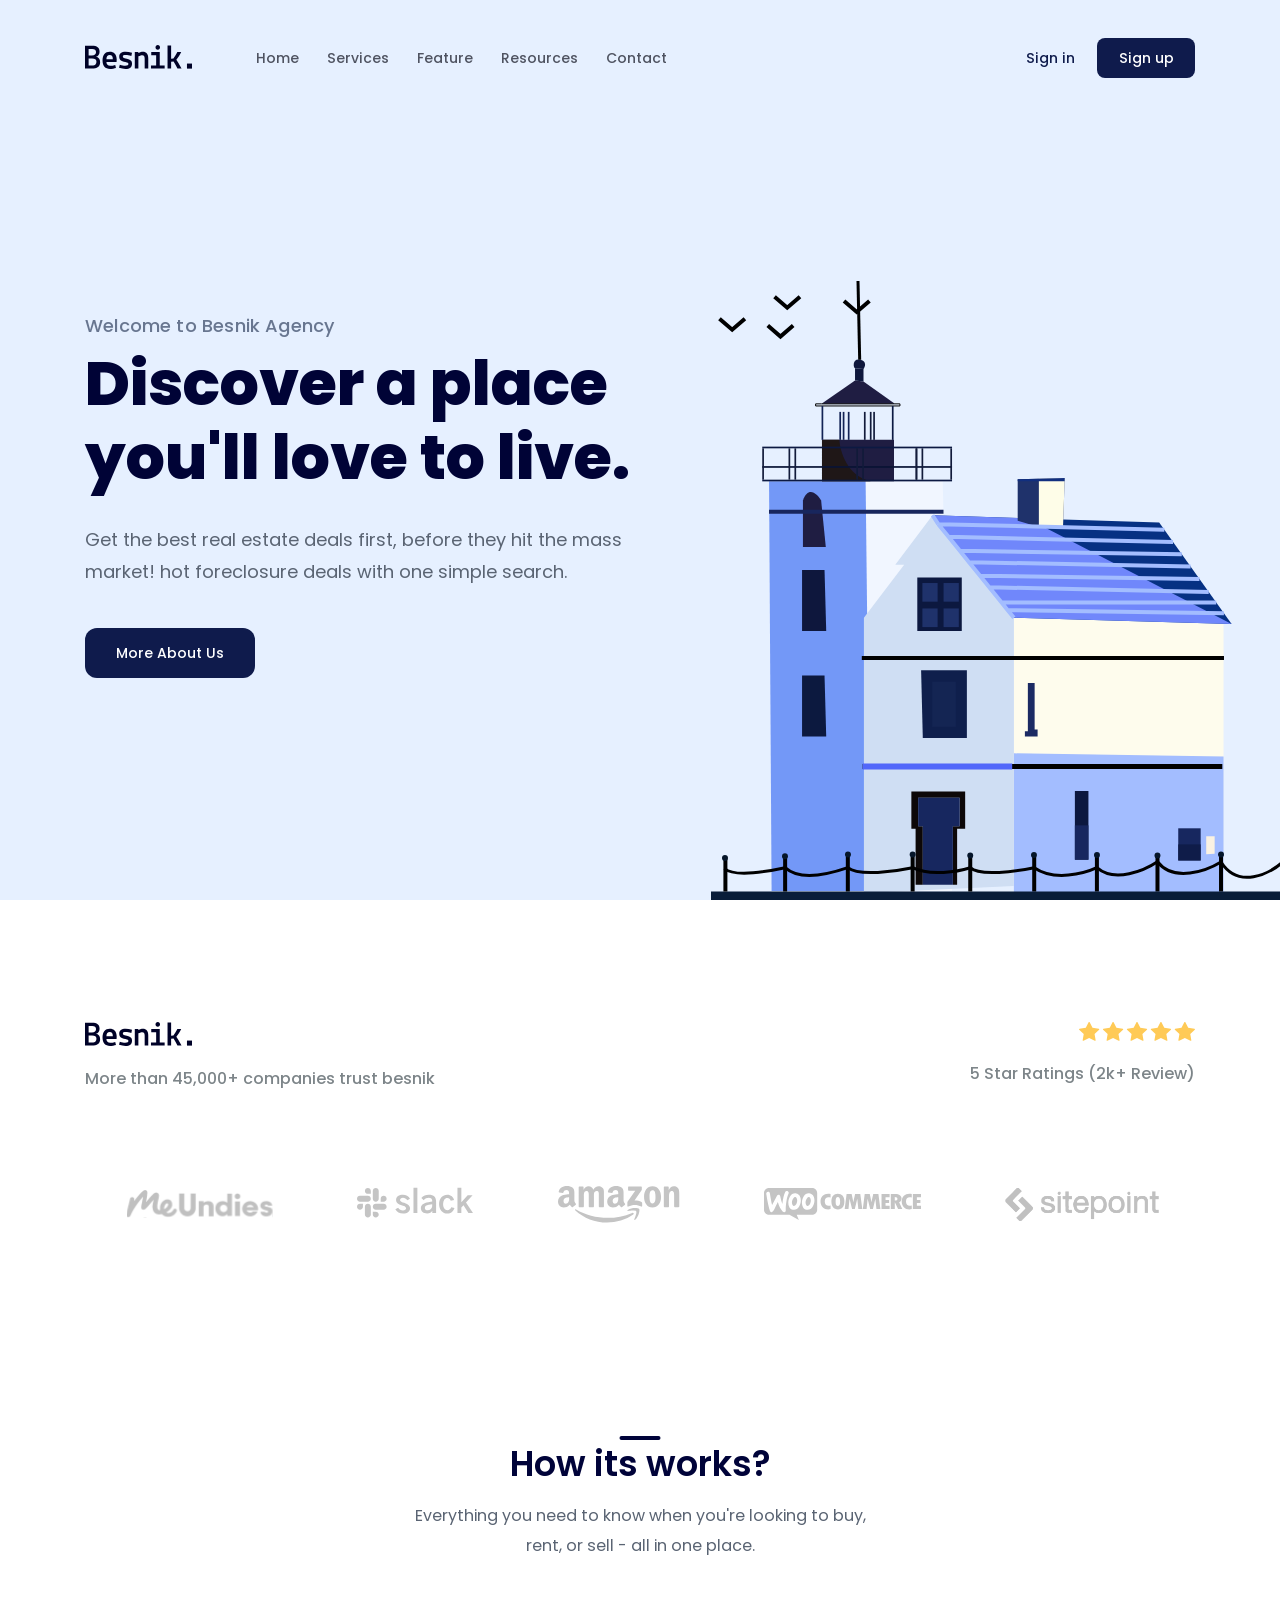
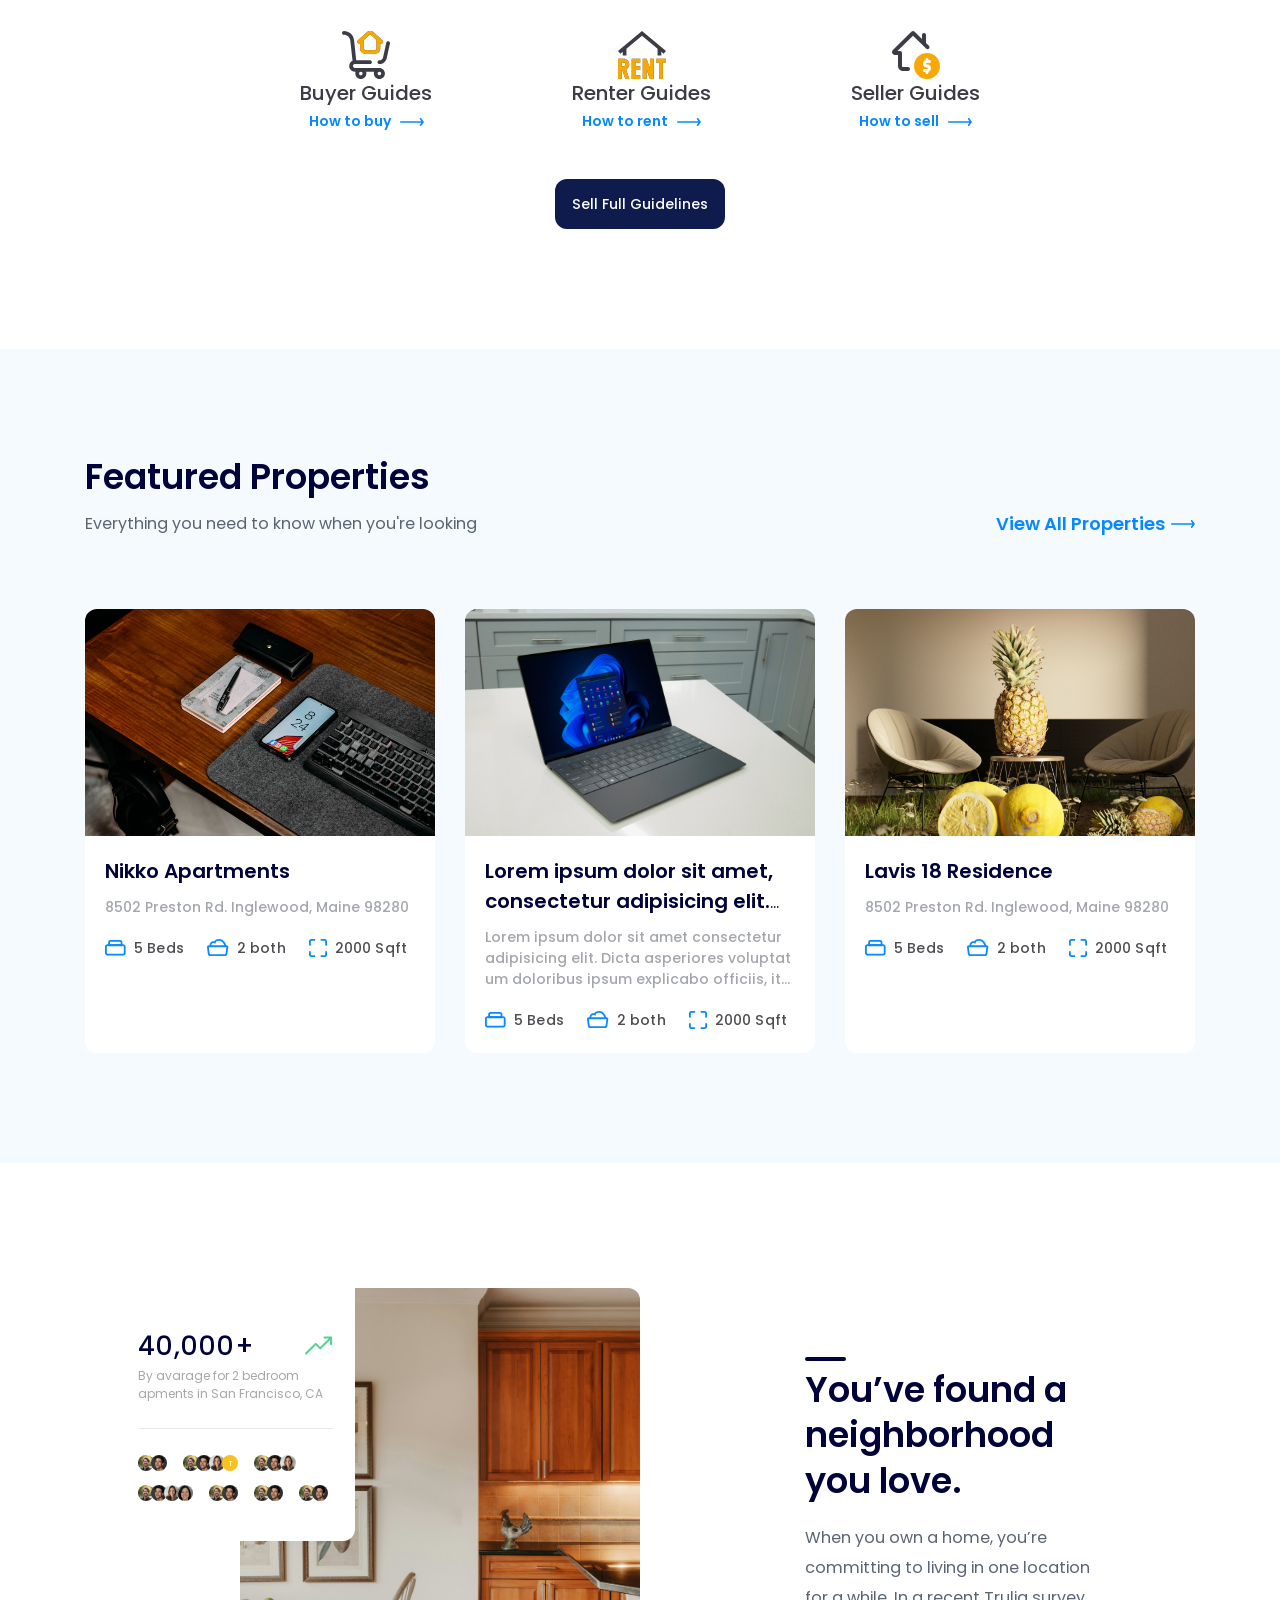
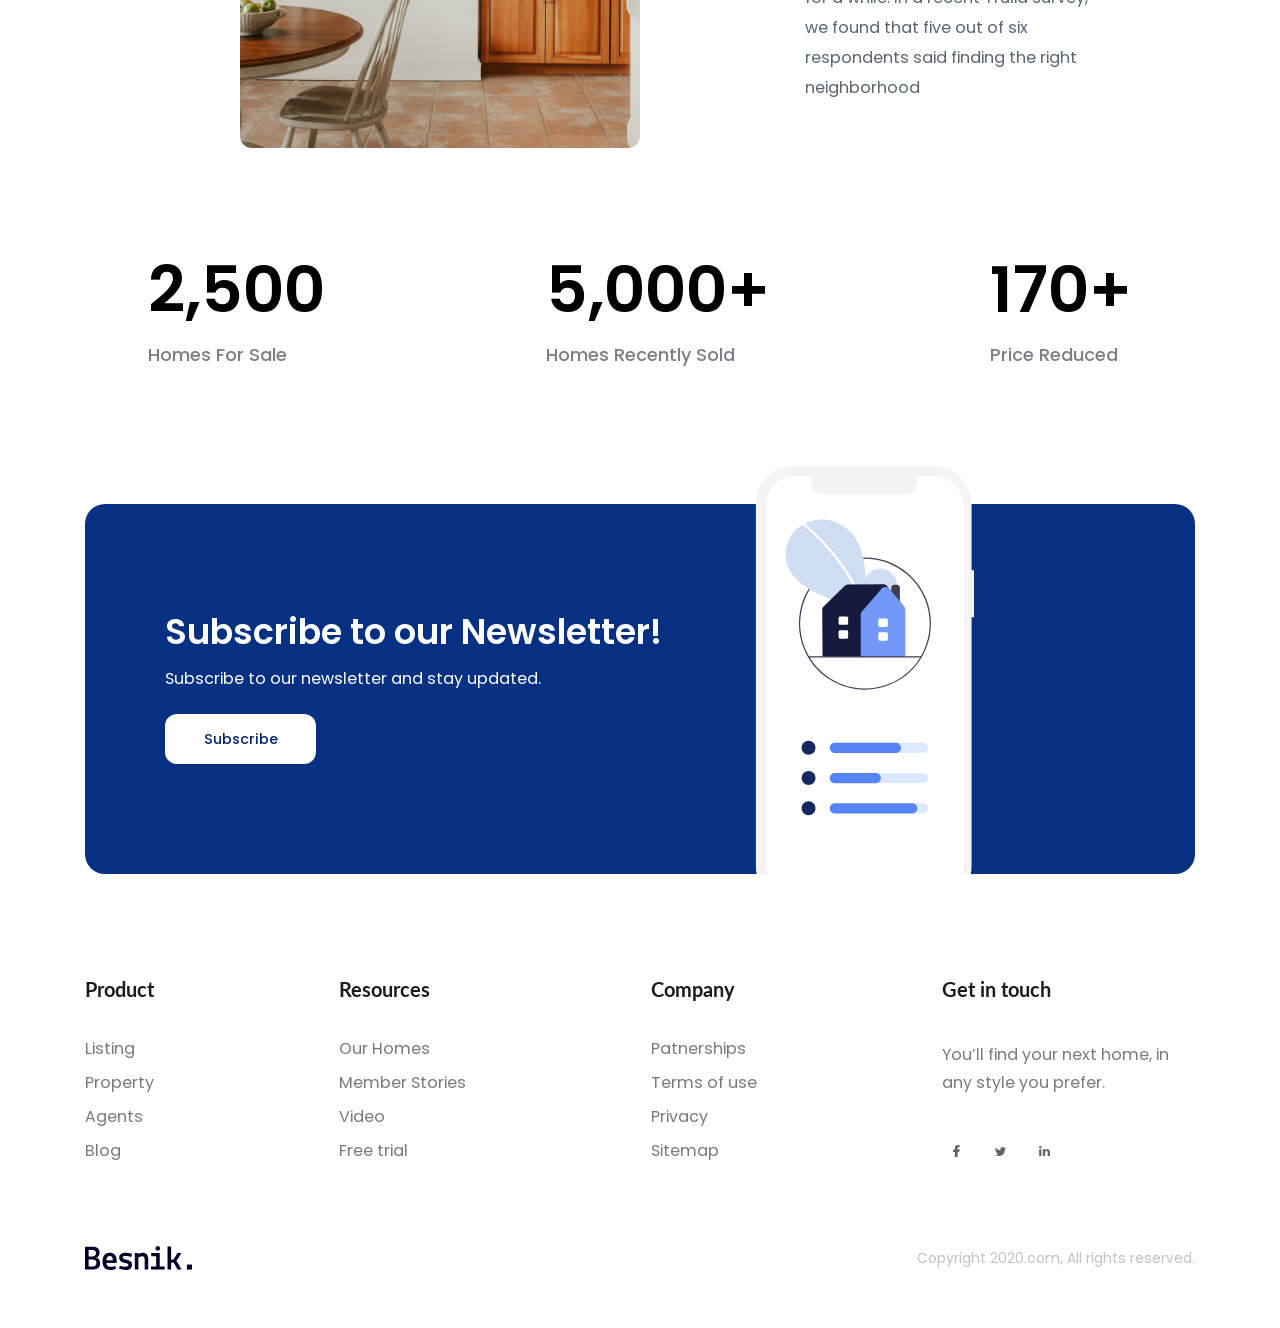
<file: index.html>
<!doctype html>
<html lang="en">
    <head>
        <meta charset="UTF-8" />
        <meta name="viewport" content="width=device-width, initial-scale=1.0" />
        <title>F8 Project 01</title>
        <link rel="stylesheet" href="./asset/css/reset.css" />
        <link rel="stylesheet" href="./asset/fonts/stylesheet.css" />

        <!-- Embed font -->
        <link rel="preconnect" href="https://fonts.googleapis.com" />
        <link rel="preconnect" href="https://fonts.gstatic.com" crossorigin />
        <link
            href="https://fonts.googleapis.com/css2?family=Lato:wght@400;700&display=swap"
            rel="stylesheet"
        />
        <!-- Favicon -->
         <link rel="apple-touch-icon" sizes="57x57" href="./asset/favicon/apple-icon-57x57.png">
            <link rel="apple-touch-icon" sizes="60x60" href="./asset/favicon/apple-icon-60x60.png">
            <link rel="apple-touch-icon" sizes="72x72" href="./asset/favicon/apple-icon-72x72.png">
            <link rel="apple-touch-icon" sizes="76x76" href="./asset/favicon/apple-icon-76x76.png">
            <link rel="apple-touch-icon" sizes="114x114" href="./asset/favicon/apple-icon-114x114.png">
            <link rel="apple-touch-icon" sizes="120x120" href="./asset/favicon/apple-icon-120x120.png">
            <link rel="apple-touch-icon" sizes="144x144" href="./asset/favicon/apple-icon-144x144.png">
            <link rel="apple-touch-icon" sizes="152x152" href="./asset/favicon/apple-icon-152x152.png">
            <link rel="apple-touch-icon" sizes="180x180" href="./asset/favicon/apple-icon-180x180.png">
            <link rel="icon" type="image/png" sizes="192x192"  href="./asset/favicon/android-icon-192x192.png">
            <link rel="icon" type="image/png" sizes="32x32" href="./asset/favicon/favicon-32x32.png">
            <link rel="icon" type="image/png" sizes="96x96" href="./asset/favicon/favicon-96x96.png">
            <link rel="icon" type="image/png" sizes="16x16" href="./asset/favicon/favicon-16x16.png">
            <link rel="manifest" href="./asset/favicon/manifest.json">
            <meta name="msapplication-TileColor" content="#ffffff">
            <meta name="msapplication-TileImage" content="./asset/favicon/ms-icon-144x144.png">
            <meta name="theme-color" content="#ffffff">
        <!-- Style -->
        <link rel="stylesheet" href="./asset/css/style.css" />
    </head>
    <body>
        <header class="fix-header">
            <div class="content">
                <nav class="navbar">
                    <!-- Logo -->
                    <a href="#" alt="Besnik."
                        ><img src="./asset/img/logo.svg" alt="Besnik."
                    /></a>
                    <!-- Navigation -->
                    <ul>
                        <li><a href="#">Home</a></li>
                        <li><a href="#services">Services</a></li>
                        <li><a href="#feature">Feature</a></li>
                        <li><a href="#resources">Resources</a></li>
                        <li><a href="#contact">Contact</a></li>
                    </ul>
                    <!--Action -->
                    <div class="action">
                        <a href="!#" class="action-link">Sign in</a>
                        <a href="!#" class="btn action-btn">Sign up</a>
                    </div>
                </nav>
            </div>
        </header>

        <main>
            <!-- Hero-wrap -->
            <div class="hero-wrap">
                <div class="content">
                    <div class="info">
                        <p class="sub-title">Welcome to Besnik Agency</p>
                        <h1 class="title">
                            Discover a place you'll love to live.
                        </h1>
                        <p class="desc">
                            Get the best real estate deals first, before they
                            hit the mass market! hot foreclosure deals with one
                            simple search.
                        </p>
                        <a href="!#" class="btn hero-cta">More About Us</a>
                    </div>
                    <img
                        src="./asset/img/hero-img.svg"
                        alt="Discover a place you'll love to live."
                        class="hero-img"
                    />
                </div>
            </div>
            <!-- Clients -->
            <div class="clients">
                <div class="content">
                    <div class="row">
                        <img src="./asset/img/logo.svg" alt="Besnik" />
                        <!-- Start -->
                        <div class="start">
                            <img src="/asset/img/Star.svg" alt="Star" />
                        </div>
                    </div>

                    <div class="row row-desc">
                        <p class="desc">
                            More than 45,000+ companies trust besnik
                        </p>
                        <p class="desc">5 Star Ratings (2k+ Review)</p>
                    </div>
                    <div class="images">
                        <a href="!#">
                            <img src="asset/img/client-1.svg" alt="Client 1" />
                        </a>
                        <a href="!#">
                            <img src="asset/img/client-2.svg" alt="Client 2" />
                        </a>
                        <a href="!#">
                            <img src="asset/img/client-3.svg" alt="Client 3" />
                        </a>
                        <a href="!#">
                            <img src="asset/img/client-4.svg" alt="Client 4" />
                        </a>
                        <a href="!#">
                            <img src="asset/img/client-5.svg" alt="Client 5" />
                        </a>
                    </div>
                </div>
            </div>

            <!--Guide -->
            <div id="services" class="guide">
                <div class="content">
                    <h2 class="sub-title">How its works?</h2>
                    <p class="desc">
                        Everything you need to know when you're looking to buy,
                        rent, or sell - all in one place.
                    </p>
                </div>
                <!-- List-guide -->
                <ul class="list-guide">
                    <li class="guide-item">
                        <img src="./asset/img/buyer.svg" alt="" class="icon" />
                        <h3 class="title">Buyer Guides</h3>
                        <a href="!#" class="link">
                            <span>How to buy</span>
                            <img
                                src="./asset/img/arrow-right.svg"
                                alt="Arrow Right"
                                class="arrow"
                            />
                        </a>
                    </li>
                    <li class="guide-item">
                        <img src="./asset/img/renter.svg" alt="" class="icon" />
                        <h3 class="title">Renter Guides</h3>
                        <a href="!#" class="link">
                            <span>How to rent</span>
                            <img
                                src="./asset/img/arrow-right.svg"
                                alt="Arrow Right"
                                class="arrow"
                            />
                        </a>
                    </li>
                    <li class="guide-item">
                        <img src="./asset/img/seller.svg" alt="" class="icon" />
                        <h3 class="title">Seller Guides</h3>
                        <a href="!#" class="link">
                            <span>How to sell</span>
                            <img
                                src="./asset/img/arrow-right.svg"
                                alt="Arrow Right"
                                class="arrow"
                            />
                        </a>
                    </li>
                </ul>
                <div class="guide-cta">
                    <div class="btn">Sell Full Guidelines</div>
                </div>
            </div>

            <!-- Featured -->
            <div id="feature" class="featured">
                <div class="content">
                    <header>
                        <h2 class="sub-title">Featured Properties</h2>
                        <div class="row">
                            <div class="desc">
                                <p>
                                    Everything you need to know when you're
                                    looking
                                </p>
                            </div>
                            <a href="" class="link">
                                <span>View All Properties</span>
                                <img
                                    src="./asset/img/arrow-right.svg"
                                    alt=""
                                    class="arrow"
                                />
                            </a>
                        </div>
                    </header>

                    <div class="list">
                        <!-- Featured item 1 -->
                        <div class="item">
                            <a href="!#" alt="">
                                <img
                                    src="./asset/img/featured-1.jpg"
                                    alt="Nikko Apartments"
                                    class="thumb"
                                />
                            </a>
                            <div class="body">
                                <h3 class="title">
                                    <a href="!#" alt="">Nikko Apartments</a>
                                </h3>
                                <p class="desc">
                                    8502 Preston Rd. Inglewood, Maine 98280
                                </p>
                                <div class="info">
                                    <img
                                        src="./asset/img/icon1.svg"
                                        alt="Icon"
                                        class="icon"
                                    />
                                    <span class="label">5 Beds</span>
                                    <img
                                        src="./asset/img/icon2.svg"
                                        alt="Icon"
                                        class="icon"
                                    />
                                    <span class="label">2 both</span>
                                    <img
                                        src="./asset/img/icon3.svg"
                                        alt="Icon"
                                        class="icon"
                                    />
                                    <span class="label">2000 Sqft</span>
                                </div>
                            </div>
                        </div>

                        <!-- Featured item 2 -->
                        <div class="item">
                            <a href="!#" alt="">
                                <img
                                    src="./asset/img/featured-2.jpg"
                                    alt="CouCou Homestead"
                                    class="thumb"
                                />
                            </a>
                            <div class="body">
                                <h3 class="title line-clamp">
                                    <a href="!#" alt=""
                                        >Lorem ipsum dolor sit amet, consectetur
                                        adipisicing elit. Quia quis odio sequi
                                        consequuntur dolores expedita commodi
                                        adipisci blanditiis, ipsam dolore.</a
                                    >
                                </h3>
                                <p
                                    class="desc line-clamp"
                                    style="--line-clamp: 3"
                                >
                                    Lorem ipsum dolor sit amet consectetur
                                    adipisicing elit. Dicta asperiores
                                    voluptatum doloribus ipsum explicabo
                                    officiis, itaque hic corrupti aliquam dolor
                                    nisi voluptate exercitationem deleniti iure
                                    reiciendis, placeat expedita culpa! Cum.
                                </p>
                                <div class="info">
                                    <img
                                        src="./asset/img/icon1.svg"
                                        alt="Icon"
                                        class="icon"
                                    />
                                    <span class="label">5 Beds</span>
                                    <img
                                        src="./asset/img/icon2.svg"
                                        alt="Icon"
                                        class="icon"
                                    />
                                    <span class="label">2 both</span>
                                    <img
                                        src="./asset/img/icon3.svg"
                                        alt="Icon"
                                        class="icon"
                                    />
                                    <span class="label">2000 Sqft</span>
                                </div>
                            </div>
                        </div>

                        <!-- Featured item 3 -->
                        <div class="item">
                            <a href="!#" alt="">
                                <img
                                    src="./asset/img/featured-3.jpg"
                                    alt="Lavis 18 Residence"
                                    class="thumb"
                                />
                            </a>
                            <div class="body">
                                <h3 class="title">
                                    <a href="!#" alt="">Lavis 18 Residence</a>
                                </h3>
                                <p class="desc">
                                    8502 Preston Rd. Inglewood, Maine 98280
                                </p>
                                <div class="info">
                                    <img
                                        src="./asset/img/icon1.svg"
                                        alt="Icon"
                                        class="icon"
                                    />
                                    <span class="label">5 Beds</span>
                                    <img
                                        src="./asset/img/icon2.svg"
                                        alt="Icon"
                                        class="icon"
                                    />
                                    <span class="label">2 both</span>
                                    <img
                                        src="./asset/img/icon3.svg"
                                        alt="Icon"
                                        class="icon"
                                    />
                                    <span class="label">2000 Sqft</span>
                                </div>
                            </div>
                        </div>
                    </div>
                </div>
            </div>

            <!-- Stats -->
            <div id="resources" class="stats">
                <div class="content">
                    <div class="row">
                        <div class="img-block">
                            <img
                                src="./asset/img/stat-img.jpg"
                                alt="You’ve found a neighborhood you love."
                                class="image"
                            />
                            <!-- Trend -->
                            <div class="start-trend">
                                <div class="row">
                                    <strong class="value">40,000+</strong>
                                    <img
                                        src="./asset/img/arrow-trend-up.svg"
                                        alt=""
                                        class="icon"
                                    />
                                </div>
                                <p class="desc">
                                    By avarage for 2 bedroom apments in San
                                    Francisco, CA
                                </p>
                                <div class="seperate"></div>
                                <div class="avatar-block">
                                    <div class="avatar-group">
                                        <img
                                            src="./asset/img/avatar1.jpg"
                                            alt=""
                                            class="avatar"
                                        />
                                        <img
                                            src="./asset/img/avatar2.jpg"
                                            alt=""
                                            class="avatar"
                                        />
                                    </div>
                                    <div class="avatar-group">
                                        <img
                                            src="./asset/img/avatar1.jpg"
                                            alt=""
                                            class="avatar"
                                        />
                                        <img
                                            src="./asset/img/avatar2.jpg"
                                            alt=""
                                            class="avatar"
                                        />
                                        <img
                                            src="./asset/img/avatar3.jpg"
                                            alt=""
                                            class="avatar"
                                        />
                                        <div class="avatar avatar-1">
                                            <span>T</span>
                                        </div>
                                    </div>
                                    <div class="avatar-group">
                                        <img
                                            src="./asset/img/avatar1.jpg"
                                            alt=""
                                            class="avatar"
                                        />
                                        <img
                                            src="./asset/img/avatar2.jpg"
                                            alt=""
                                            class="avatar"
                                        />
                                        <img
                                            src="./asset/img/avatar3.jpg"
                                            alt=""
                                            class="avatar"
                                        />
                                    </div>
                                    <div class="avatar-group">
                                        <img
                                            src="./asset/img/avatar1.jpg"
                                            alt=""
                                            class="avatar"
                                        />
                                        <img
                                            src="./asset/img/avatar2.jpg"
                                            alt=""
                                            class="avatar"
                                        />
                                        <img
                                            src="./asset/img/avatar3.jpg"
                                            alt=""
                                            class="avatar"
                                        />
                                        <img
                                            src="./asset/img/avatar4.jpg"
                                            alt=""
                                            class="avatar"
                                        />
                                    </div>
                                    <div class="avatar-group">
                                        <img
                                            src="./asset/img/avatar1.jpg"
                                            alt=""
                                            class="avatar"
                                        />
                                        <img
                                            src="./asset/img/avatar2.jpg"
                                            alt=""
                                            class="avatar"
                                        />
                                    </div>
                                    <div class="avatar-group">
                                        <img
                                            src="./asset/img/avatar1.jpg"
                                            alt=""
                                            class="avatar"
                                        />
                                        <img
                                            src="./asset/img/avatar2.jpg"
                                            alt=""
                                            class="avatar"
                                        />
                                    </div>
                                    <div class="avatar-group">
                                        <img
                                            src="./asset/img/avatar1.jpg"
                                            alt=""
                                            class="avatar"
                                        />
                                        <img
                                            src="./asset/img/avatar2.jpg"
                                            alt=""
                                            class="avatar"
                                        />
                                    </div>
                                </div>
                            </div>
                        </div>

                        <div class="info">
                            <h2 class="sub-title">
                                You’ve found a neighborhood you love.
                            </h2>
                            <p class="desc">
                                When you own a home, you’re committing to living
                                in one location for a while. In a recent Trulia
                                survey, we found that five out of six
                                respondents said finding the right neighborhood
                            </p>
                        </div>
                    </div>
                    <div class="row row-qty">
                        <div class="qty-item">
                            <strong class="qty">2,500</strong>
                            <p class="qty-desc">Homes For Sale</p>
                        </div>
                        <div class="qty-item">
                            <strong class="qty">5,000+</strong>
                            <p class="qty-desc">Homes Recently Sold</p>
                        </div>
                        <div class="qty-item">
                            <strong class="qty">170+</strong>
                            <p class="qty-desc">Price Reduced</p>
                        </div>
                    </div>
                </div>
            </div>

            <!-- Subcription -->
            <div class="subcription">
                <div class="content">
                    <div class="body">
                        <div class="info">
                            <h2 class="sub-title line-clamp">
                                Subscribe to our Newsletter!
                            </h2>
                            <p class="desc line-clamp" style="--line-clamp: 3">
                                Subscribe to our newsletter and stay updated.
                            </p>
                            <a href="" alt="Subscribe" class="btn">Subscribe</a>
                        </div>
                        <img
                            src="./asset/img/newletter.svg"
                            alt=""
                            class="image"
                        />
                    </div>
                </div>
            </div>
        </main>
        <!-- Footer  -->
        <footer id="contact" class="footer">
            <div class="content">
                <div class="row row-top">
                    <div class="column">
                        <h3 class="heading">Product</h3>
                        <ul class="list">
                            <li class="item">
                                <a href="!#">Listing</a>
                            </li>
                            <li class="item">
                                <a href="!#">Property</a>
                            </li>
                            <li class="item">
                                <a href="!#">Agents</a>
                            </li>
                            <li class="item">
                                <a href="!#">Blog</a>
                            </li>
                        </ul>
                    </div>
                    <div class="column">
                        <h3 class="heading">Resources</h3>
                        <ul class="list">
                            <li class="item">
                                <a href="!#">Our Homes</a>
                            </li>
                            <li class="item">
                                <a href="!#">Member Stories</a>
                            </li>
                            <li class="item">
                                <a href="!#">Video</a>
                            </li>
                            <li class="item">
                                <a href="!#">Free trial</a>
                            </li>
                        </ul>
                    </div>
                    <div class="column">
                        <h3 class="heading">Company</h3>
                        <ul class="list">
                            <li class="item">
                                <a href="!#">Patnerships</a>
                            </li>
                            <li class="item">
                                <a href="!#">Terms of use</a>
                            </li>
                            <li class="item">
                                <a href="!#">Privacy</a>
                            </li>
                            <li class="item">
                                <a href="!#">Sitemap</a>
                            </li>
                        </ul>
                    </div>
                    <div class="column">
                        <h3 class="heading">Get in touch</h3>
                        <p class="desc">
                            You’ll find your next home, in any style you prefer.
                        </p>
                        <div class="social">
                            <a href="!#" class="social-link">
                                <img
                                    src="./asset/img/social-link-1.svg"
                                    alt=""
                                />
                            </a>
                            <a href="!#" class="social-link">
                                <img
                                    src="./asset/img/social-link-2.svg"
                                    alt=""
                                />
                            </a>
                            <a href="!#" class="social-link">
                                <img
                                    src="./asset/img/social-link-3.svg"
                                    alt=""
                                />
                            </a>
                        </div>
                    </div>
                </div>
                <div class="row row-bottom">
                    <img src="./asset/img/logo.svg" alt="" class="logo" />
                    <p class="copy-right">
                        Copyright 2020.com, All rights reserved.
                    </p>
                </div>
            </div>
        </footer>
    </body>
</html>
</file>
<file: asset/fonts/stylesheet.css>
/* =============Poppins================== */
@font-face {
    font-family: 'Poppins';
    src: url('Poppins/Poppins-Bold.woff2') format('woff2'),
        url('Poppins/Poppins-Bold.woff') format('woff');
    font-weight: bold;
    font-style: normal;
    font-display: swap;
}

@font-face {
    font-family: 'Poppins';
    src: url('Poppins/Poppins-Black.woff2') format('woff2'),
        url('Poppins/Poppins-Black.woff') format('woff');
    font-weight: 900;
    font-style: normal;
    font-display: swap;
}

@font-face {
    font-family: 'Poppins';
    src: url('Poppins/Poppins-BlackItalic.woff2') format('woff2'),
        url('Poppins/Poppins-BlackItalic.woff') format('woff');
    font-weight: 900;
    font-style: italic;
    font-display: swap;
}

@font-face {
    font-family: 'Poppins';
    src: url('Poppins/Poppins-BoldItalic.woff2') format('woff2'),
        url('Poppins/Poppins-BoldItalic.woff') format('woff');
    font-weight: bold;
    font-style: italic;
    font-display: swap;
}

@font-face {
    font-family: 'Poppins';
    src: url('Poppins/Poppins-ExtraBold.woff2') format('woff2'),
        url('Poppins/Poppins-ExtraBold.woff') format('woff');
    font-weight: bold;
    font-style: normal;
    font-display: swap;
}

@font-face {
    font-family: 'Poppins';
    src: url('Poppins/Poppins-ExtraBoldItalic.woff2') format('woff2'),
        url('Poppins/Poppins-ExtraBoldItalic.woff') format('woff');
    font-weight: bold;
    font-style: italic;
    font-display: swap;
}

@font-face {
    font-family: 'Poppins';
    src: url('Poppins/Poppins-ExtraLight.woff2') format('woff2'),
        url('Poppins/Poppins-ExtraLight.woff') format('woff');
    font-weight: 200;
    font-style: normal;
    font-display: swap;
}

@font-face {
    font-family: 'Poppins';
    src: url('Poppins/Poppins-Italic.woff2') format('woff2'),
        url('Poppins/Poppins-Italic.woff') format('woff');
    font-weight: normal;
    font-style: italic;
    font-display: swap;
}

@font-face {
    font-family: 'Poppins';
    src: url('Poppins/Poppins-ExtraLightItalic.woff2') format('woff2'),
        url('Poppins/Poppins-ExtraLightItalic.woff') format('woff');
    font-weight: 200;
    font-style: italic;
    font-display: swap;
}

@font-face {
    font-family: 'Poppins';
    src: url('Poppins/Poppins-Light.woff2') format('woff2'),
        url('Poppins/Poppins-Light.woff') format('woff');
    font-weight: 300;
    font-style: normal;
    font-display: swap;
}

@font-face {
    font-family: 'Poppins';
    src: url('Poppins/Poppins-Medium.woff2') format('woff2'),
        url('Poppins/Poppins-Medium.woff') format('woff');
    font-weight: 500;
    font-style: normal;
    font-display: swap;
}

@font-face {
    font-family: 'Poppins';
    src: url('Poppins/Poppins-LightItalic.woff2') format('woff2'),
        url('Poppins/Poppins-LightItalic.woff') format('woff');
    font-weight: 300;
    font-style: italic;
    font-display: swap;
}

@font-face {
    font-family: 'Poppins';
    src: url('Poppins/Poppins-MediumItalic.woff2') format('woff2'),
        url('Poppins/Poppins-MediumItalic.woff') format('woff');
    font-weight: 500;
    font-style: italic;
    font-display: swap;
}

@font-face {
    font-family: 'Poppins';
    src: url('Poppins/Poppins-Regular.woff2') format('woff2'),
        url('Poppins/Poppins-Regular.woff') format('woff');
    font-weight: normal;
    font-style: normal;
    font-display: swap;
}

@font-face {
    font-family: 'Poppins';
    src: url('Poppins/Poppins-SemiBold.woff2') format('woff2'),
        url('Poppins/Poppins-SemiBold.woff') format('woff');
    font-weight: 600;
    font-style: normal;
    font-display: swap;
}

@font-face {
    font-family: 'Poppins';
    src: url('Poppins/Poppins-SemiBoldItalic.woff2') format('woff2'),
        url('Poppins/Poppins-SemiBoldItalic.woff') format('woff');
    font-weight: 600;
    font-style: italic;
    font-display: swap;
}

@font-face {
    font-family: 'Poppins';
    src: url('Poppins/Poppins-Thin.woff2') format('woff2'),
        url('Poppins/Poppins-Thin.woff') format('woff');
    font-weight: 100;
    font-style: normal;
    font-display: swap;
}

@font-face {
    font-family: 'Poppins';
    src: url('Poppins/Poppins-ThinItalic.woff2') format('woff2'),
        url('Poppins/Poppins-ThinItalic.woff') format('woff');
    font-weight: 100;
    font-style: italic;
    font-display: swap;
}
</file>
<file: asset/css/style.css>
*{
    box-sizing: border-box;
}
:root {
    --primary-color:#0F1B4C;
}
html,body{
    scroll-behavior: smooth;
}
html{
    font-size: 62.5%;
}
body{
    font-size: 1.6rem;
    font-family: Poppins, sans-serif;
}

/* Common */
.line-clamp {
    display: -webkit-box;
    -webkit-line-clamp: var(--line-clamp, 2);
    -webkit-box-orient: vertical;
    overflow: hidden;       
}
a {
    text-decoration: none;
}
.content{
    width: 1110px;
    max-width:calc(100% - 48px);
    margin-left:auto;
    margin-right: auto;
}
.btn{
    display:inline-block;
    min-width: 98px;
    padding: 18px 16px;
    border-radius: 12px;
    background: var(--primary-color);
    font-size:1.4rem;
    font-weight: 500;
    text-align: center;
    color:#fff;

}
.btn:hover{
    opacity: 0.9;
}
/*============= Header================== */
.fix-header{
    background-color: #E6F0FF;
    padding-top: 26px;
    position: sticky;
    top:-20px;
    z-index: 1;
}

.hero-wrap{
    position: relative;
    display: flex;
    flex-direction: column;
    justify-content: center;
    background-color: #E6F0FF;
    height: calc(100vh - 90px);
}
.navbar{
    display: flex;
    align-items: center;
    padding: 12px 0;
    /* padding-top: 38px; */
}
.navbar ul {
    display: flex;
    margin-left: 50px;
}
.navbar .action{
    margin-left: auto;
}
.navbar ul a {
    color: #4F5361;
    font-size: 1.4rem;
    font-weight: 500;
    padding:0px 14px 8px;
}
.navbar ul a:hover {
    text-decoration: underline;
}
.navbar .action-link{
    color: var(--primary-color);
    font-size: 1.4rem;
    font-weight: 500;
}
.navbar .action-btn {
    padding: 13px 16px;
    margin-left: 18px;
    border-radius: 8px;
}

.hero-wrap .info{
    width: 51%;
}
.hero-wrap .sub-title{
    color: #687690;/*color:#687691*/
    font-size: 1.8rem;
    font-weight: 500;
    line-height: 1.5;
    letter-spacing: 0.01em;
}
.hero-wrap .title{
    margin-top: 8px;
    color: #000336;
    font-size: 6.2rem;
    font-weight: 700;
    line-height: 1.19; /* 118.75% */
}
.hero-wrap .desc{
    margin-top: 30px;
    color: #5A6473;
    font-size: 1.8rem;
    font-weight: 400;
    line-height: 3.2rem;
}
.hero-cta{
    margin-top: 40px;
    min-width: 170px;
}
.hero-img {
    position: absolute;
    right: calc((100vw - 1110px) / 2 - 100px);
    bottom: 0;
}
/*=============Client================== */
.clients{
    margin-top: 79px;
    padding: 43px 0px 64px;
}
.clients .row{
    display: flex;
    justify-content: space-between;
}
.clients .desc {
    color: #7D8589;
    font-size: 1.6rem;
    font-weight: 500;
    line-height: 1.25;
}
.clients .row-desc p:first-child{
    margin-top: 23px;
}
.clients .row-desc p:last-child{
    margin-top: 18.15px;
}
.clients .images{
    display: flex;
    justify-content: space-between;
    align-items: center;    
    margin-top: 70px;
}
.clients .images  a{
    display: flex;
    align-items: center;
    height: 90px;
    padding: 0 42px;
    border-radius: 12px;
}
.clients .images  a:hover{
    box-shadow: 0 10px 20px 0 rgba(0, 0, 0, 0.10);

}
/*=============Guide================== */
.guide{
    margin-top: 40px;
    padding: 93px 0 79px;
}
.guide .sub-title{
    position: relative;
    color: #000339;
    text-align: center;
    font-size: 3.5rem;
    font-weight: 600;
    line-height: 1; /* 100% */
}
.guide .sub-title::before{
    content:"";
    position:absolute;
    top: -10px;
    left: 50%;
    transform: translateX(-50%);
    display:inline-block;
    width: 41px;
    height: 4px;
    border-radius: 12px;
    background: #000339;
}
.guide .desc{
    width: 459px;
    max-width: 100%;
    margin: 20px auto 0;
    color: #5A6473;
    text-align: center;
    font-size: 16px;
    font-weight: 400;
    line-height: 1.88;
}
.list-guide{
    display: flex;
    justify-content: center;
    margin-top: 70px;
}
.guide-item{
    margin: 0 70px;
    text-align:center;
}
.guide-item .title{
    color: #3B3C45;
    font-size: 2rem;
    font-weight: 500;
    line-height: 1.10; /* 110% */
}
.guide-item .link{
    display: inline-block;
    margin-top: 10px;
    color: #0689FF;
    font-size: 1.4rem;
    font-weight: 600;
}
.guide-item .arrow{
    margin-left: 6px;
}
.guide-cta{
    display: flex;
    justify-content: center;
    margin-top: 50px;
}
.guide-cta .btn{
    min-width: 170px;
}

/*=============Featured================== */
.featured{
    margin-top: 41px;
    padding: 110px 0 ;
    background-color: #F5FAFE;
}

.featured .sub-title{
    color: #000339;
    font-size: 3.5rem;
    font-weight: 600;
    line-height: 1; /* 100% */
}
.featured .row{
    display:flex;
    justify-content: space-between;
    margin-top: 15px;
}
.featured .desc{
    color: #5A6473;
    font-size: 1.6rem;
    font-weight: 400;
    line-height: 1.88; /* 187.5% */
}
.featured .link{
    display:flex;
    align-items: center;
    color: #0689FF;
    font-size: 1.8rem;
    font-weight: 600;
}
.featured .link .arrow{
    margin-left: 6px;
}
/*=============List of Featured================== */
.featured .list{
    display: flex;
    gap: 30px;
    margin-top: 70px;
}
.featured .item{
    flex: 1;
    background-color: #fff;
    border-radius: 12px;

}
.featured .item .thumb{
    width: 100%;
    height: 227px;
    object-fit: cover;
    border-top-left-radius: 12px;
    border-top-right-radius: 12px;
}
.featured .item .body{
    padding:17px 20px 24px;
}

.featured .item .title a{
    color: #000339;
    line-height: 1.5;
    font-size: 2rem;
    font-weight: 600;
}
.featured .item .desc{
    margin-top: 11px;
    color: #A3A6AB;
    font-size: 1.4rem;
    line-height:1.5;
    font-weight: 500;
    word-break: break-all;
}
.featured .item .info  {
    display: flex;
    align-items: center;
    margin-top: 21px;
}
.featured .item .icon{
    margin-left: 23px;
}
.featured .item .icon:first-child{
    margin-left: 0;
}
.featured .item .label{
    margin-left: 8px;
    color: #4D4D52;
    font-size: 1.4rem;
    font-weight: 500;
    letter-spacing: 0.14px;
}

/*=============Stats================== */
.stats{
    margin-top: 75px;
    padding: 50px 0;
}
.stats .content{
    width: 1048px;
}
.stats .row{
    display: flex;
    
}
.stats .img-block, .stats .info{
    width: 50%; 
}
.stats .img-block{
    position:relative;
}
.stats .start-trend{
    position:absolute;
    top:0;
    left:0;
    width: 239px;
    padding: 45px 22px 40px;
    border-radius: 0 0 12px 12px;
    background-color: #fff;
}
.stats .start-trend .value{
    color: #000339;
    font-size: 2.6rem;
    font-weight: 500;
    letter-spacing: 0.26px;
}
.start-trend .icon{
    margin-left: auto;
}

.start-trend .desc{
    margin-top: 8px;
    color: #A7A7A7;
    font-size: 1.2rem;
    font-weight: 400;
    line-height: 1.5; /* 150% */
}
.start-trend .seperate {
    margin-top: 25px;
    background: #E9E9E9;
    height: 1.2px;
}

.stats .avatar-block {
    display: flex;
    flex-wrap: wrap;
    gap: 14px 16px;
    margin-top: 26px;
}
.stats .avatar-group{
    display: flex;
}
.stats .avatar{
    width: 16px;
    height: 16px;
    margin-left: -3px;
    object-fit: cover;
    border-radius: 50%;
}
.stats .avatar:first-child{
    margin-left: 0;
}
.stats .avatar-1{
    display: flex;
    align-items: center;
    justify-content: center;
    background-color: #F8C120;
    color: #FFF;
    text-align: center;
    font-size: 0.7rem;
    font-weight: 450;
    letter-spacing: -0.145px;
}

.stats .info{
    padding: 79px 0 0 165px;
}
.stats .img-block .image{  
    display: block;
    margin-left: auto;
    width: 400px;
    height: 460px;
    border-radius: 12px;
    object-fit: cover;
}
.stats .sub-title{
    position: relative;
    width: 269px;
    color: #000339;
    font-size: 3.5rem;
    font-weight: 600;
    line-height: 1.29; /* 128.571% */
}
.stats .sub-title::before{
    content:"";
    position: absolute;
    top:-10px;
    bottom: 0;
    display: block;
    width: 41px;
    height: 4px;
    background-color: #000339;
    border-radius: 12px;
    
}
.stats .info .desc{
    width: 309px;
    margin-top: 20px;
    color: #5A6473;
    font-size: 1.6rem;
    font-weight: 400;
    line-height: 1.88; /* 187.5% */
}
.stats .row-qty{
    margin-top: 110px;
    padding: 0 32px;
    justify-content: space-between;
}
.row-qty .qty{
    color: #000;
    font-size: 6.4rem;
    font-weight: 600;
}
.row-qty .qty-desc{
    margin-top: 24px;
    color: #7B8087;
    font-size: 1.8rem;
    font-weight: 500;
}

/*=============Subcription================== */
.subcription{
    margin-top: 90px;
}
.subcription .body{
    position: relative;
    display:flex;
    align-items: center;
    height: 370px;
    border-radius: 20px;
    background: #063183;
}
.subcription .info{
    width: 679px;
    padding:0 80px;
}
.subcription .sub-title{
    color: #FFF;
    font-size: 3.5rem;
    font-weight: 600;
}
.subcription .info .desc{
    color: #FFF;
    margin: 15px 0px 20px 0px;
    font-size: 1.6rem;
    font-weight: 400;
    line-height: 1.88; /* 187.5% */
}
.subcription .btn{
    min-width: 151px;
    border-radius: 12px;
    background: #FFF;
    color:#002366;
}
.subcription .image{
    position: absolute;
    right: 221px;
    bottom: 0;
}
/*=============Footer================== */
.footer{
    margin-top: 55px;
    padding: 50px 0 58px;

}
.footer .row{
    display: flex;

}
.footer .row-top{
    gap:185px;
}
.footer .heading{
    font-family: 'Lato', sans-serif;
    color: #1C1C1D;
    font-size: 2rem;
    font-weight: 700;
}
.footer .list, .footer .desc{
    margin-top: 42px;
}
.footer .item{
    margin-top: 18px;

}
.footer .list .item a, 
.footer .desc{
    white-space: nowrap;
    color: #7A7A7E;
    font-size: 1.6rem;
    font-weight: 400;
}
.footer .desc{
    white-space: normal;
    line-height: 1.75; /* 175% */

}
.footer .social{
    display: flex;
    margin-top: 40px;

}
.footer .social-link{
    display: flex;
    align-items: center;
    justify-content: center;
    width: 28px;
    height: 28px;
    border-radius: 4px;
}
.footer .social-link+.social-link{
    margin-left: 16px;
}
.footer .social-link:hover{
    background:#ebebeb;
}
.footer .row-bottom{
    margin-top: 81px;   
    display: flex;
    align-items: center;
    justify-content: space-between;
}
.footer .copy-right{
    color: #C2C2C2;
    font-size: 1.4rem;
    font-weight: 400;
}
</file>
